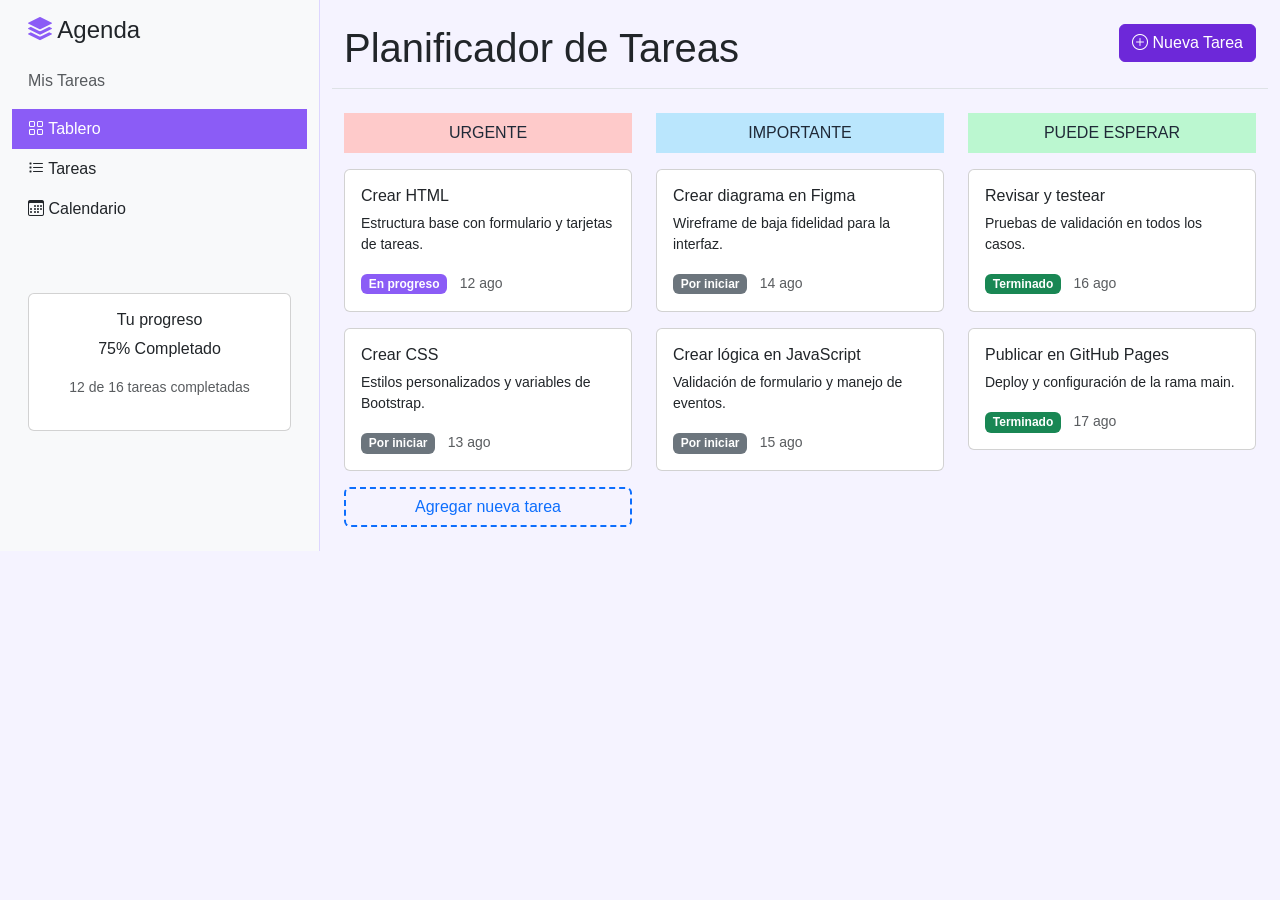
<file: index.html>
<!DOCTYPE html>
<html lang="es">

<head>
    <meta charset="UTF-8">
    <meta name="viewport" content="width=device-width, initial-scale=1.0">
    <title>Planificador de Tareas Web</title>
    <!-- Bootstrap CSS -->
    <link href="https://cdn.jsdelivr.net/npm/bootstrap@5.3.0/dist/css/bootstrap.min.css" rel="stylesheet">
    <!-- Iconos de Bootstrap -->
    <link rel="stylesheet" href="https://cdn.jsdelivr.net/npm/bootstrap-icons@1.10.5/font/bootstrap-icons.css">
    <!-- Estilos personalizados -->
    <link rel="stylesheet" href="css/styles.css">
</head>

<body>

    <div class="container-fluid">
        <div class="row">
            <!-- menú lateral -->
            <nav class="col-md-3 bg-light menu-lateral">
                <div class="p-3">
                    <h4><i class="bi bi-stack text-primary"></i> Agenda</h4>
                </div>

                <p class="text-muted px-3">Mis Tareas</p>
                <ul class="nav flex-column">
                    <li class="nav-item">
                        <a class="nav-link active bg-primary text-white" href="#">
                            <i class="bi bi-grid"></i> Tablero
                        </a>
                    </li>
                    <li class="nav-item">
                        <a class="nav-link text-dark" href="#">
                            <i class="bi bi-list-task"></i> Tareas
                        </a>
                    </li>
                    <li class="nav-item">
                        <a class="nav-link text-dark" href="#">
                            <i class="bi bi-calendar3"></i> Calendario
                        </a>
                    </li>
                </ul>

                <!-- Barra de progreso -->
                <div class="p-3 mt-5">
                    <div class="card text-center">
                        <div class="card-body">
                            <h6 class="card-title">Tu progreso</h6>
                            <p>75% Completado</p>
                            <p class="small text-muted">12 de 16 tareas completadas</p>
                        </div>
                    </div>
                </div>
            </nav>

            <!-- Contenido principal -->
            <main class="col-md-9 p-4">

                <!-- cabecera -->
                <header class="row mb-4 border-bottom pb-2">
                    <div class="col-md-8">
                        <h1>Planificador de Tareas</h1>
                    </div>
                    <div class="col-md-4 text-end">
                        <button type="button" class="btn btn-primary" data-bs-toggle="modal"
                            data-bs-target="#nuevaTareaModal">
                            <i class="bi bi-plus-circle"></i> Nueva Tarea
                        </button>
                    </div>
                </header>

                <!-- tablero: 3 columnas (urgente, importante, puede esperar) -->
                <div class="row">

                    <!-- columna focus -->
                    <section class="col-md-4">
                        <header class="encabezado-urgente text-center p-2 mb-3">
                            URGENTE
                        </header>

                        <article class="card mb-3 tarjeta-tarea">
                            <div class="card-body">
                                <h6 class="card-title">Crear HTML</h6>
                                <p class="card-text small">Estructura base con formulario y tarjetas de tareas.</p>
                                <span class="badge bg-primary">En progreso</span>
                                <small class="text-muted ms-2">12 ago</small>
                            </div>
                        </article>

                        <article class="card mb-3 tarjeta-tarea">
                            <div class="card-body">
                                <h6 class="card-title">Crear CSS</h6>
                                <p class="card-text small">Estilos personalizados y variables de Bootstrap.</p>
                                <span class="badge bg-secondary">Por iniciar</span>
                                <small class="text-muted ms-2">13 ago</small>
                            </div>
                        </article>

                        <button class="btn btn-outline-primary borde-discontinuo w-100" data-bs-toggle="modal"
                            data-bs-target="#nuevaTareaModal">
                            Agregar nueva tarea
                        </button>
                    </section>

                    <!-- columna up next -->
                    <section class="col-md-4">
                        <header class="encabezado-importante text-center p-2 mb-3">
                            IMPORTANTE
                        </header>

                        <article class="card mb-3 tarjeta-tarea">
                            <div class="card-body">
                                <h6 class="card-title">Crear diagrama en Figma</h6>
                                <p class="card-text small">Wireframe de baja fidelidad para la interfaz.</p>
                                <span class="badge bg-secondary">Por iniciar</span>
                                <small class="text-muted ms-2">14 ago</small>
                            </div>
                        </article>

                        <article class="card mb-3 tarjeta-tarea">
                            <div class="card-body">
                                <h6 class="card-title">Crear lógica en JavaScript</h6>
                                <p class="card-text small">Validación de formulario y manejo de eventos.</p>
                                <span class="badge bg-secondary">Por iniciar</span>
                                <small class="text-muted ms-2">15 ago</small>
                            </div>
                        </article>
                    </section>

                    <!-- columna backlog -->
                    <section class="col-md-4">
                        <header class="encabezado-espera text-center p-2 mb-3">
                            PUEDE ESPERAR
                        </header>

                        <article class="card mb-3 tarjeta-tarea">
                            <div class="card-body">
                                <h6 class="card-title">Revisar y testear</h6>
                                <p class="card-text small">Pruebas de validación en todos los casos.</p>
                                <span class="badge bg-success">Terminado</span>
                                <small class="text-muted ms-2">16 ago</small>
                            </div>
                        </article>

                        <article class="card mb-3 tarjeta-tarea">
                            <div class="card-body">
                                <h6 class="card-title">Publicar en GitHub Pages</h6>
                                <p class="card-text small">Deploy y configuración de la rama main.</p>
                                <span class="badge bg-success">Terminado</span>
                                <small class="text-muted ms-2">17 ago</small>
                            </div>
                        </article>
                    </section>

                </div>
            </main>
        </div>
    </div>

    <!-- modal: formulario para crear nueva tarea (tarea 3) -->
    <div class="modal fade" id="nuevaTareaModal" tabindex="-1" aria-labelledby="nuevaTareaModalLabel"
        aria-hidden="true">
        <div class="modal-dialog">
            <div class="modal-content">
                <div class="modal-header">
                    <h5 class="modal-title" id="nuevaTareaModalLabel">Registrar Nueva Tarea</h5>
                    <button type="button" class="btn-close" data-bs-dismiss="modal" aria-label="Close"></button>
                </div>
                <div class="modal-body">
                    <div id="alertaErrorFormulario" class="alert alert-danger d-none" role="alert"></div>

                    <form id="formularioTarea">
                        <div class="mb-3">
                            <label class="form-label">Nombre de la tarea</label>
                            <input type="text" class="form-control" id="nombreTarea"
                                placeholder="Ej: Estudiar Bootstrap" required>
                        </div>
                        <div class="mb-3">
                            <label class="form-label">Descripción</label>
                            <textarea class="form-control" id="descripcionTarea" rows="3"
                                placeholder="Detalles de la tarea..." required></textarea>
                        </div>

                        <div class="row">
                            <div class="col-md-6 mb-3">
                                <label class="form-label">Fecha de entrega</label>
                                <input type="date" class="form-control" id="fechaTarea" required>
                            </div>
                            <div class="col-md-6 mb-3">
                                <label class="form-label">Estado</label>
                                <select class="form-select" id="estadoTarea" required>
                                    <option value="">Selecciona estado</option>
                                    <option value="Urgente">Urgente</option>
                                    <option value="Importante">Importante</option>
                                    <option value="Puede esperar">Puede esperar</option>
                                </select>
                            </div>
                        </div>
                    </form>
                </div>
                <div class="modal-footer">
                    <button type="button" class="btn btn-secondary" data-bs-dismiss="modal">Cancelar</button>
                    <button type="button" class="btn btn-primary" id="guardarTarea">Guardar Tarea</button>
                </div>
            </div>
        </div>
    </div>

    <!-- Bootstrap JS -->
    <script src="https://cdn.jsdelivr.net/npm/bootstrap@5.3.0/dist/js/bootstrap.bundle.min.js"></script>
    <!-- Lógica de la aplicación -->
    <script src="js/app.js"></script>
</body>

</html>
</file>
<file: css/styles.css>
:root {
    --bs-primary: #8b5cf6;
    --bs-primary-rgb: 139, 92, 246;
    --color-fondo: #f5f3ff;
    --color-borde: #ddd6fe;
    --color-resalte: #ede9fe;
    --color-primario: var(--bs-primary);
    --color-boton-oscuro: #6d28d9;
    --color-urgente: #fecaca;
    --color-importante: #bae6fd;
    --color-espera: #bbf7d0;
    --color-texto-pastel: #1f2937;
}

body {
    background-color: var(--color-fondo);
    font-family: Arial, sans-serif;
}

.menu-lateral {
    border-right: 1px solid var(--color-borde);
}

.menu-lateral .nav-link {
    font-weight: 500;
}

.menu-lateral .nav-link:hover {
    background-color: var(--color-resalte);
    color: var(--color-primario) !important;
}

.tarjeta-tarea {
    cursor: pointer;
    transition: transform 0.2s, box-shadow 0.2s;
}

.tarjeta-tarea:hover {
    transform: translateY(-3px);
    box-shadow: 0 4px 8px rgba(0, 0, 0, 0.1) !important;
}

.borde-discontinuo {
    border-style: dashed !important;
    border-width: 2px !important;
}

.btn-primary {
    background-color: var(--color-boton-oscuro) !important;
    border-color: var(--color-boton-oscuro) !important;
}

.encabezado-urgente {
    background-color: var(--color-urgente) !important;
    color: var(--color-texto-pastel) !important;
}

.encabezado-importante {
    background-color: var(--color-importante) !important;
    color: var(--color-texto-pastel) !important;
}

.encabezado-espera {
    background-color: var(--color-espera) !important;
    color: var(--color-texto-pastel) !important;
}

.form-control,
.form-select {
    accent-color: var(--color-primario);
}

.form-control:focus,
.form-select:focus {
    border-color: var(--color-primario);
    box-shadow: 0 0 0 0.25rem rgba(var(--bs-primary-rgb), 0.25);
}
</file>
